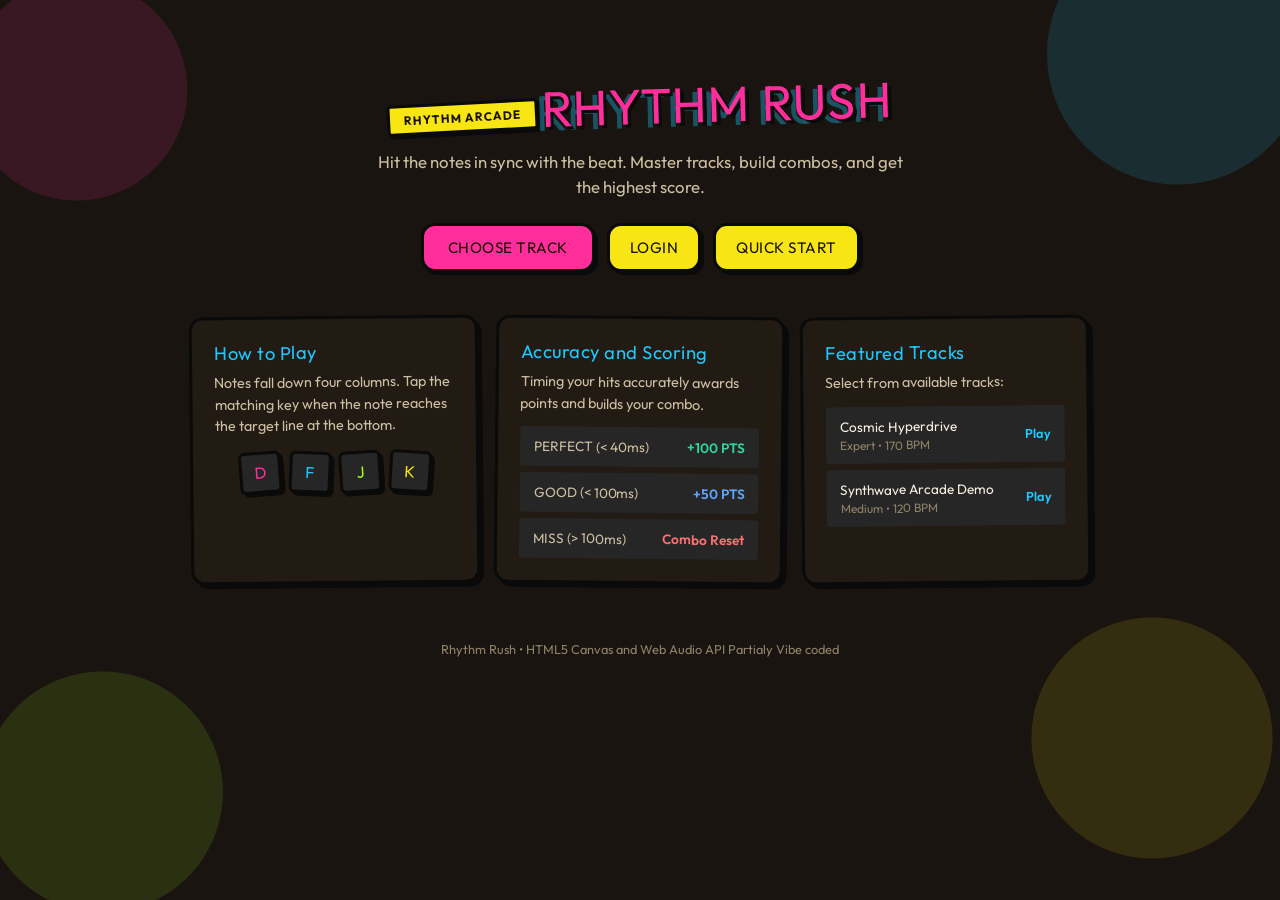
<file: index.html>
<!DOCTYPE html>
<html lang="en">

<head>
    <meta charset="UTF-8">
    <meta name="viewport" content="width=device-width, initial-scale=1.0">
    <title>Rhythm Rush</title>
    <meta name="description"
        content="Rhythm Rush — a rhythm game. Hit notes in sync with the beat, build combos, and get high scores.">
    <link rel="preconnect" href="https://fonts.googleapis.com">
    <link rel="preconnect" href="https://fonts.gstatic.com" crossorigin>
    <link href="https://fonts.googleapis.com/css2?family=Outfit:wght@400;500;600;700&amp;display=swap" rel="stylesheet">
    <link rel="stylesheet" href="style.css">
</head>

<body>

    <div class="container">

        <div class="hero">
            <span class="hero-badge">RHYTHM ARCADE</span>
            <h1>RHYTHM RUSH</h1>
            <p>Hit the notes in sync with the beat. Master tracks, build combos, and get the highest score.</p>

            <div class="cta-group">
                <a href="Select.html" class="btn-primary" id="ctaPlay">
                    Choose Track
                </a>

                <a href="Verify.html" class="btn-secondary" id="ctaDashboard">
                    Login
                </a>

                <a href="Game.html?song=demo_song.json" class="btn-secondary" id="ctaQuick">
                    Quick Start
                </a>
            </div>
        </div>

        <div class="grid-section">

            <!-- How to Play Card -->
            <div class="info-card" id="cardControls">
                <h3>How to Play</h3>
                <p>Notes fall down four columns. Tap the matching key when the note reaches the target line at the
                    bottom.</p>

                <div class="keys-display">
                    <div class="key-cap key-d">D</div>
                    <div class="key-cap key-f">F</div>
                    <div class="key-cap key-j">J</div>
                    <div class="key-cap key-k">K</div>
                </div>
            </div>

            <!-- Scoring Card -->
            <div class="info-card" id="cardScoring">
                <h3>Accuracy and Scoring</h3>
                <p>Timing your hits accurately awards points and builds your combo.</p>
                <div class="track-list">
                    <div class="mini-track-item">
                        <span>PERFECT (&lt; 40ms)</span>
                        <span style="color: #34d399; font-weight: 600;">+100 PTS</span>
                    </div>
                    <div class="mini-track-item">
                        <span>GOOD (&lt; 100ms)</span>
                        <span style="color: #60a5fa; font-weight: 600;">+50 PTS</span>
                    </div>
                    <div class="mini-track-item">
                        <span>MISS (&gt; 100ms)</span>
                        <span style="color: #f87171; font-weight: 600;">Combo Reset</span>
                    </div>
                </div>
            </div>

            <!-- Featured Tracks Card -->
            <div class="info-card" id="cardTracks">
                <h3>Featured Tracks</h3>
                <p>Select from available tracks:</p>
                <div class="track-list" id="featuredTracks">
                    <a href="Game.html?song=songs/cosmic_hyperdrive.json" class="mini-track-item">
                        <div>
                            <div class="mini-track-info">Cosmic Hyperdrive</div>
                            <div class="mini-track-meta">Expert &bull; 170 BPM</div>
                        </div>
                        <span class="play-icon">Play</span>
                    </a>
                    <a href="Game.html?song=demo_song.json" class="mini-track-item">
                        <div>
                            <div class="mini-track-info">Synthwave Arcade Demo</div>
                            <div class="mini-track-meta">Medium &bull; 120 BPM</div>
                        </div>
                        <span class="play-icon">Play</span>
                    </a>
                </div>
            </div>

        </div>

        <footer>
            <p>Rhythm Rush &bull; HTML5 Canvas and Web Audio API Partialy Vibe coded</p>
        </footer>

    </div>

</body>

</html>
</file>
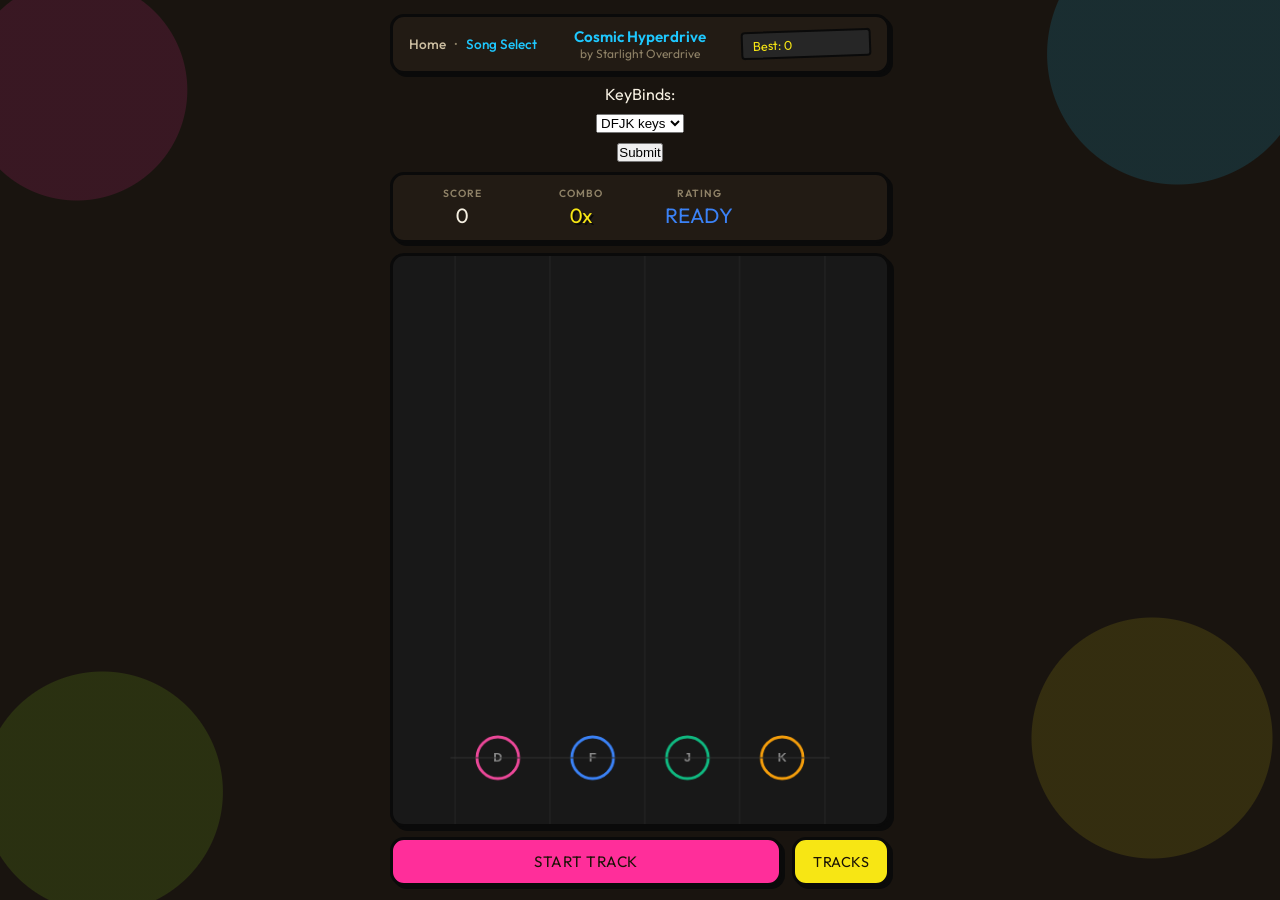
<file: 2.html>
<!DOCTYPE html>
<html lang="en">
<head>
    <meta charset="UTF-8">
    <meta name="viewport" content="width=device-width, initial-scale=1.0">
    <title>Rhythm Rush - Game</title>
    <meta name="description" content="Play Rhythm Rush — hit falling notes in sync with the beat.">
    <link rel="preconnect" href="https://fonts.googleapis.com">
    <link rel="preconnect" href="https://fonts.gstatic.com" crossorigin>
    <link href="https://fonts.googleapis.com/css2?family=Outfit:wght@400;500;600;700&amp;display=swap" rel="stylesheet">
    <link rel="stylesheet" href="style.css">
</head>
<body class="game-page">

    <div class="game-wrapper">

        <!-- Header Nav & Song Info -->
        <div class="game-header">
            <div class="nav-group">
                <a href="Dashboard.html" class="nav-link">Home</a>
                <span class="divider">&bull;</span>
                <a href="Select.html" class="nav-link accent">Song Select</a>
            </div>
            <div class="song-info">
                <div id="songTitleText" class="song-title">Loading Track...</div>
                <div id="songArtistText" class="song-artist"></div>
            </div>
            <div class="high-score-badge">
                Best: <span id="highScoreText">0</span>
            </div>
        </div>
        <label for="choices">KeyBinds:</label>
 <select id="choices">
    <option value="Lanes">DFJK keys</option>
    <option value="Lane2">Arrow keys</option>
  </select>

  <button onclick="makeChoice()">Submit</button>

  <script>
    function makeChoice() {
      
    }
  </script>

        <!-- Score / Combo / Rating Dashboard -->
        <div class="score-board">
            <div class="score-item">
                <span class="label">SCORE</span>
                <span id="scoreText" class="value">0</span>
            </div>
            <div class="score-item">
                <span class="label">COMBO</span>
                <span id="comboText" class="value">0x</span>
            </div>
            <div class="score-item">
                <span class="label">RATING</span>
                <span id="ratingText" class="value" style="color: var(--accent-blue);">READY</span>
            </div>
        </div>

        <!-- Rhythm Canvas -->
        <div class="canvas-wrapper">
            <canvas id="gameCanvas" width="500" height="600"></canvas>
        </div>

        <!-- Actions -->
        <div class="controls-action">
            <button id="btn" onclick="startGame()">Start Track</button>
            <a href="Select.html" class="btn-secondary" style="font-size: 0.9rem; padding: 12px 18px;">Tracks</a>
        </div>

    </div>

    <!-- Results Overlay -->
    <div class="results-overlay" id="resultsOverlay">
        <div class="results-card">
            <h2>Track Complete</h2>
            <div class="result-grade" id="resultGrade">S</div>
            <div class="results-stats">
                <div class="stat-box">
                    <div class="stat-label">Score</div>
                    <div class="stat-value score-val" id="resultScore">0</div>
                </div>
                <div class="stat-box">
                    <div class="stat-label">Max Combo</div>
                    <div class="stat-value combo-val" id="resultMaxCombo">0x</div>
                </div>
                <div class="stat-box">
                    <div class="stat-label">Perfects</div>
                    <div class="stat-value perfects" id="resultPerfects">0</div>
                </div>
                <div class="stat-box">
                    <div class="stat-label">Goods</div>
                    <div class="stat-value goods" id="resultGoods">0</div>
                </div>
                <div class="stat-box">
                    <div class="stat-label">Misses</div>
                    <div class="stat-value misses" id="resultMisses">0</div>
                </div>
                <div class="stat-box">
                    <div class="stat-label">Accuracy</div>
                    <div class="stat-value accuracy" id="resultAccuracy">0%</div>
                </div>
            </div>
            <div class="results-actions">
                <button class="btn-primary" onclick="document.getElementById('resultsOverlay').classList.remove('visible'); startGame();">Play Again</button>
                <a href="Select.html" class="btn-secondary">Tracks</a>

                <a href="Dashboard.html" class="btn-secondary">Dashboard</a>
            </div>
        </div>
    </div>

    <script src="DataBase.js"></script>
    <script src="chart-utils.js"></script>
    <script src="sketch.js"></script>
    <script>
        window.addEventListener('DOMContentLoaded', () => {
            initGame();
        });
    </script>
</body>
</html>
</file>
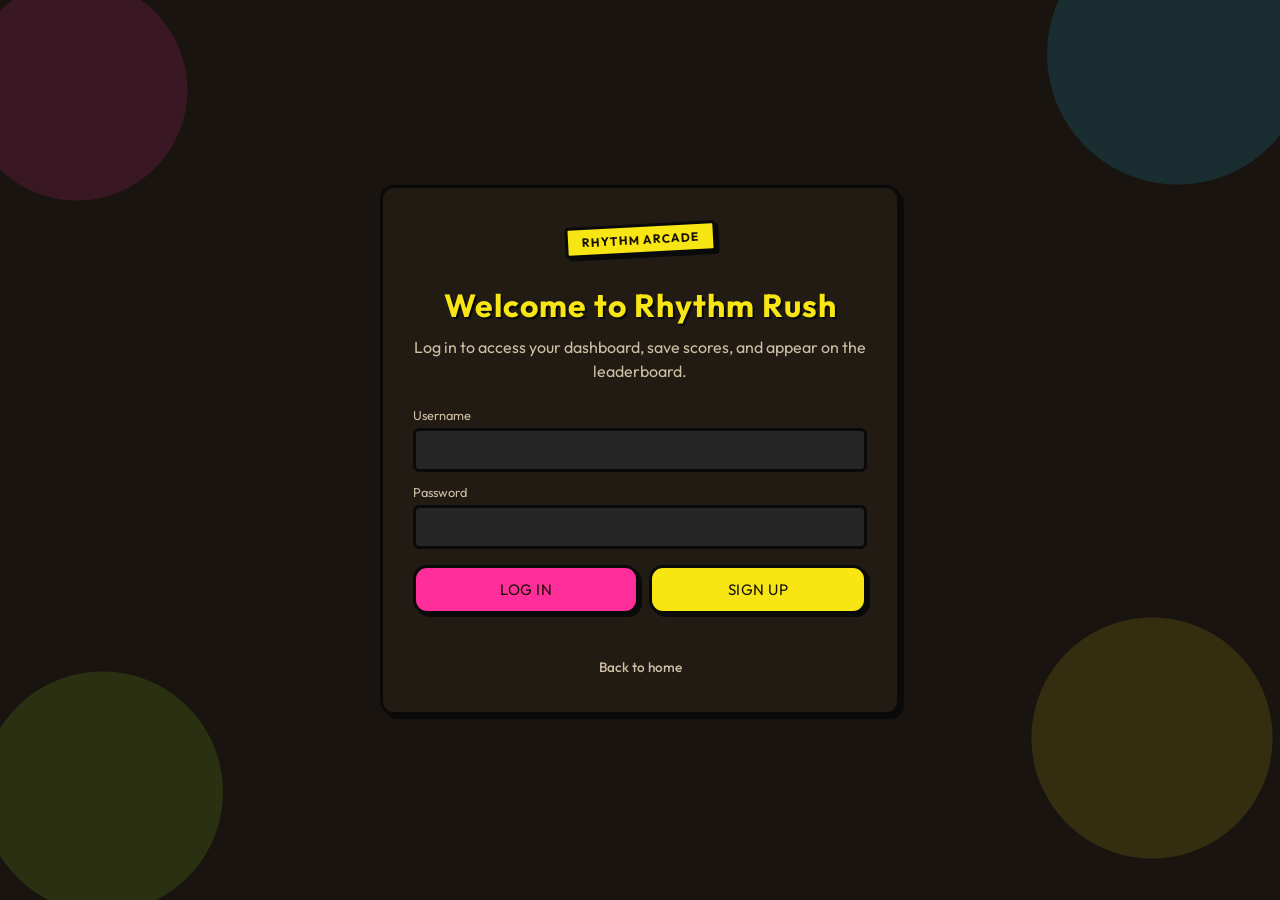
<file: Dashboard.html>
<!DOCTYPE html>
<html lang="en">

<head>
    <meta charset="UTF-8">
    <meta name="viewport" content="width=device-width, initial-scale=1.0">
    <title>Rhythm Rush</title>
    <meta name="description"
        content="Rhythm Rush — a rhythm game. Hit notes in sync with the beat, build combos, and get high scores.">
    <link rel="preconnect" href="https://fonts.googleapis.com">
    <link rel="preconnect" href="https://fonts.gstatic.com" crossorigin>
    <link href="https://fonts.googleapis.com/css2?family=Outfit:wght@400;500;600;700&amp;display=swap" rel="stylesheet">
    <link rel="stylesheet" href="style.css">
</head>
<body>

    <div class="container">

        <div class="hero">
            <span class="hero-badge">RHYTHM ARCADE</span>
            <h1>RHYTHM RUSH</h1>
            <p>Hit the notes in sync with the beat. Master tracks, build combos, and get the highest score.</p>

            <div class="cta-group">
                <a href="Select.html" class="btn-primary" id="ctaPlay">
                    Choose Track
                </a>
                <a href="Game.html?song=demo_song.json" class="btn-secondary" id="ctaQuick">
                    Quick Start
                </a>
            </div>
        </div>

        <div class="grid-section">

            <div class="info-card">
                <h3>Database Leaderboard</h3>
                <ol id="databaseLeaderboard" class="leaderboard-list" ></ol>
            </div>

            <!-- How to Play Card -->
            <div class="info-card" id="cardControls">
                <h3>Popular Songs:</h3>
                <div class="track-list">
                    <a href="Game.html?song=songs/dECO27.json" class="mini-track-item">
                        <div>
                            <div class="mini-track-info">dECO27</div>
                            <div class="mini-track-meta">Expert &bull; 170 BPM</div>
                        </div>
                        <span class="play-icon">Play</span>
                    </a>
                </div>
            </div>

            <div class="info-card" id="cardScoring">
                <h3>Recent Tracks</h3>
                <div class="track-list"></div>
            </div>

            <a href="OnlineGame.html" class="btn-primary" id="ctaQuick">
                Play online
            </a>

        </div>

    <script src="DataBase.js"></script>
    <script>
        async function renderDashboardLeaderboard() {
            try {
                await RhythmDB.refreshFromRemote();
            } catch (error) {
                console.warn("Using local leaderboard data.", error);
            }

            const leaderboard = RhythmDB.getLeaderboard();
            document.getElementById("databaseLeaderboard").innerHTML = leaderboard.length
                ? leaderboard.slice(0, 3).map((entry, index) => `<li><span>${index + 1}. ${entry.username}</span><strong>${entry.score.toLocaleString()}</strong></li>`).join("")
                : '<li class="leaderboard-empty">Finish a game to appear here.</li>';
        }

        if (RhythmDB.getCurrentUser() === "Guest") {
            window.location.replace("Verify.html");
        } else {
            renderDashboardLeaderboard();
        }
    </script>

        <footer>
            <p>Rhythm Rush &bull; HTML5 Canvas and Web Audio API</p>
        </footer>

    </div>

</body>

</html>
</file>
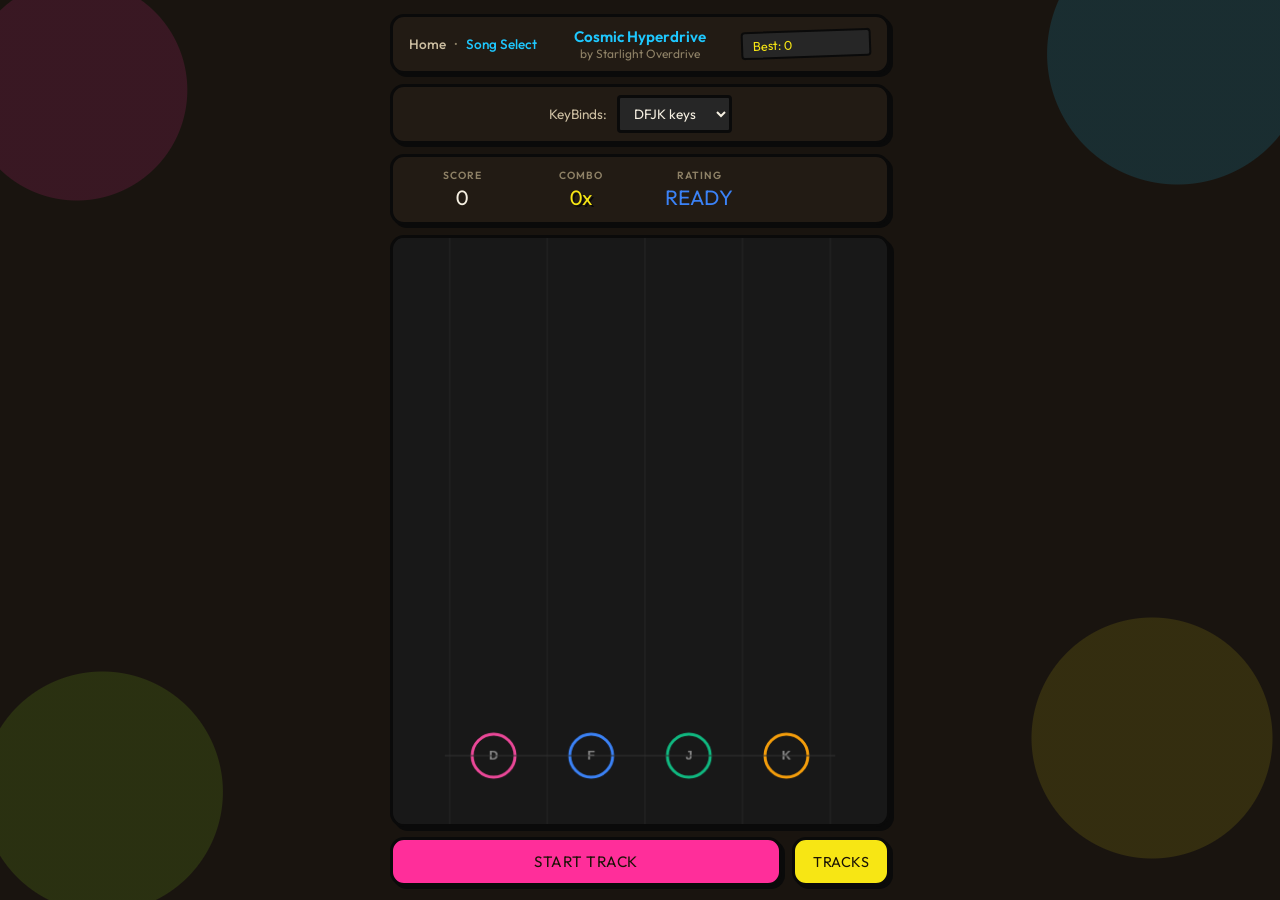
<file: Game.html>
<!DOCTYPE html>
<html lang="en">
<head>
    <meta charset="UTF-8">
    <meta name="viewport" content="width=device-width, initial-scale=1.0, viewport-fit=cover">
    <title>Rhythm Rush - Game</title>
    <meta name="description" content="Play Rhythm Rush — hit falling notes in sync with the beat.">
    <link rel="preconnect" href="https://fonts.googleapis.com">
    <link rel="preconnect" href="https://fonts.gstatic.com" crossorigin>
    <link href="https://fonts.googleapis.com/css2?family=Outfit:wght@400;500;600;700&amp;display=swap" rel="stylesheet">
    <link rel="stylesheet" href="style.css">
</head>
<body class="game-page">

    <div class="game-wrapper">

        <!-- Header Nav & Song Info -->
        <div class="game-header">
            <div class="nav-group">
                <a href="Dashboard.html" class="nav-link">Home</a>
                <span class="divider">&bull;</span>
                <a href="Select.html" class="nav-link accent">Song Select</a>
            </div>
            <div class="song-info">
                <div id="songTitleText" class="song-title">Loading Track...</div>
                <div id="songArtistText" class="song-artist"></div>
            </div>
            <div class="high-score-badge">
                Best: <span id="highScoreText">0</span>
            </div>
        </div>

        <div class="keybind-picker">
            <label for="choices">KeyBinds:</label>
            <select id="choices" onchange="setKeybinds(this.value)">
                <option value="Lanes">DFJK keys</option>
                <option value="Lane2">Arrow keys</option>
            </select>
        </div>

        <!-- Score / Combo / Rating Dashboard -->
        <div class="score-board">
            <div class="score-item">
                <span class="label">SCORE</span>
                <span id="scoreText" class="value">0</span>
            </div>
            <div class="score-item">
                <span class="label">COMBO</span>
                <span id="comboText" class="value">0x</span>
            </div>
            <div class="score-item">
                <span class="label">RATING</span>
                <span id="ratingText" class="value" style="color: var(--accent-blue);">READY</span>
            </div>
        </div>

        <!-- Rhythm Canvas -->
        <div class="canvas-wrapper">
            <canvas id="gameCanvas" width="500" height="600"></canvas>
        </div>

        <!-- Actions -->
        <div class="controls-action">
            <button id="btn" onclick="startGame()">Start Track</button>
            <a href="Select.html" class="btn-secondary" style="font-size: 0.9rem; padding: 12px 18px;">Tracks</a>
        </div>

    </div>

    <!-- Results Overlay -->
    <div class="results-overlay" id="resultsOverlay">
        <div class="results-card">
            <h2>Track Complete</h2>
            <div class="result-grade" id="resultGrade">S</div>
            <div class="results-stats">
                <div class="stat-box">
                    <div class="stat-label">Score</div>
                    <div class="stat-value score-val" id="resultScore">0</div>
                </div>
                <div class="stat-box">
                    <div class="stat-label">Max Combo</div>
                    <div class="stat-value combo-val" id="resultMaxCombo">0x</div>
                </div>
                <div class="stat-box">
                    <div class="stat-label">Perfects</div>
                    <div class="stat-value perfects" id="resultPerfects">0</div>
                </div>
                <div class="stat-box">
                    <div class="stat-label">Goods</div>
                    <div class="stat-value goods" id="resultGoods">0</div>
                </div>
                <div class="stat-box">
                    <div class="stat-label">Misses</div>
                    <div class="stat-value misses" id="resultMisses">0</div>
                </div>
                <div class="stat-box">
                    <div class="stat-label">Accuracy</div>
                    <div class="stat-value accuracy" id="resultAccuracy">0%</div>
                </div>
            </div>
            <div class="results-actions">
                <button class="btn-primary" onclick="document.getElementById('resultsOverlay').classList.remove('visible'); startGame();">Play Again</button>
                <a href="Select.html" class="btn-secondary">Tracks</a>

                <a href="Dashboard.html" class="btn-secondary">Dashboard</a>
            </div>
        </div>
    </div>

    <script src="DataBase.js"></script>
    <script src="chart-utils.js"></script>
    <script src="sketch.js"></script>
    <script>
        window.addEventListener('DOMContentLoaded', () => {
            initGame();
        });
    </script>
</body>
</html>
</file>
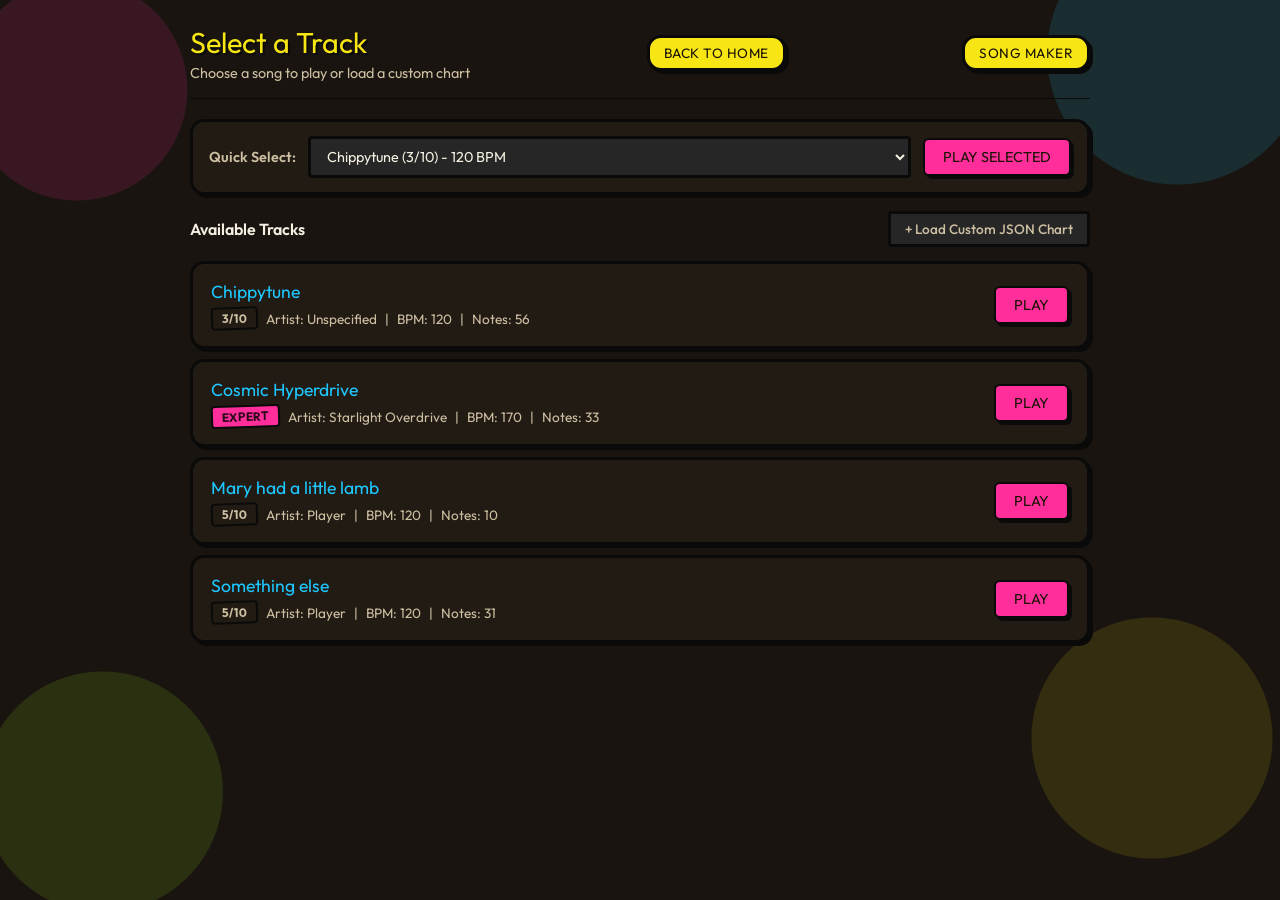
<file: Select.html>
<!DOCTYPE html>
<html lang="en">
<head>
    <meta charset="UTF-8">
    <meta name="viewport" content="width=device-width, initial-scale=1.0">
    <title>Song Select - Rhythm Rush</title>
    <meta name="description" content="Choose a track to play in Rhythm Rush.">
    <link rel="preconnect" href="https://fonts.googleapis.com">
    <link rel="preconnect" href="https://fonts.gstatic.com" crossorigin>
    <link href="https://fonts.googleapis.com/css2?family=Outfit:wght@400;500;600;700&amp;display=swap" rel="stylesheet">
    <link rel="stylesheet" href="style.css">
    <script src="chart-utils.js"></script>
</head>
<body>

    <div class="container">

        <div class="header">
            <div>
                <h1>Select a Track</h1>
                <p style="color: var(--text-secondary); margin: 4px 0 0 0; font-size: 0.9rem;">Choose a song to play or load a custom chart</p>
            </div>
            <a href="Dashboard.html" class="btn-secondary" style="padding: 6px 14px; font-size: 0.85rem;">Back to Home</a>
            <a href="SongMaker.html" class="btn-secondary" style="padding: 6px 14px; font-size: 0.85rem;">Song Maker</a>
        </div>

        <!-- Quick Select Dropdown -->
        <div class="quick-select-bar">
            <label for="songDropdown">Quick Select:</label>
            <select id="songDropdown">
                <option value="">Loading songs...</option>
            </select>
            <button onclick="playDropdownSong()" class="play-btn">Play Selected</button>
        </div>

        <!-- Section Bar -->
        <div class="section-bar">
            <span>Available Tracks</span>
            <label class="upload-label">
                + Load Custom JSON Chart
                <input type="file" id="customFileInput" accept=".json" onchange="loadCustomChart(event)" style="display: none;">
            </label>
        </div>

        <!-- Song List -->
        <div class="song-list" id="songListContainer">
            <div style="text-align: center; color: var(--text-muted); padding: 30px;">Loading song files...</div>
        </div>

    </div>

    <script>
        let songDataList = [];

        async function discoverSongFiles() {
            const files = new Set();
            const manifestRes = await fetch('songs/manifest.json', { cache: 'no-store' });
            if (manifestRes.ok) {
                const manifest = await manifestRes.json();
                if (Array.isArray(manifest.songs)) {
                    manifest.songs.forEach(fileName => files.add(fileName));
                }
            }

            try {
                const directoryRes = await fetch('songs/', { cache: 'no-store' });
                if (directoryRes.ok) {
                    const directoryHtml = await directoryRes.text();
                    const documentFragment = new DOMParser().parseFromString(directoryHtml, 'text/html');
                    documentFragment.querySelectorAll('a[href]').forEach(link => {
                        const fileName = decodeURIComponent(link.getAttribute('href').split('/').pop());
                        if (fileName.toLowerCase().endsWith('.json') && fileName !== 'manifest.json') {
                            files.add(fileName);
                        }
                    });
                }
            } catch (error) {
                console.warn('Song folder listing is unavailable; using the manifest.', error);
            }

            if (files.size === 0) throw new Error('Song manifest is empty or unavailable');
            return [...files];
        }

        async function initSongSelect() {
            const container = document.getElementById('songListContainer');
            const dropdown = document.getElementById('songDropdown');

            try {
                const songFiles = await discoverSongFiles();

                const loadedSongs = await Promise.all(songFiles.map(async (fileName) => {
                    try {
                        const songRes = await fetch('songs/' + encodeURIComponent(fileName));
                        if (!songRes.ok) return null;
                        const data = await songRes.json();
                        if (!data.songTitle || !Array.isArray(data.notes)) return null;
                        return {
                            ...data,
                            filePath: 'songs/' + fileName,
                            fileName: fileName
                        };
                    } catch (e) {
                        return null;
                    }
                }));

                songDataList = loadedSongs.filter(s => s !== null);
                renderSongs();
            } catch (err) {
                console.error("Error loading songs:", err);
                // A manifest is required for static hosting; these files keep older copies usable.
                const defaultFiles = ['Chippytune.json', 'cosmic_hyperdrive.json', 'Mary had a little lamb.json', 'SomethingElse.json'];
                const loadedSongs = await Promise.all(defaultFiles.map(async (fileName) => {
                    try {
                        const songRes = await fetch('songs/' + encodeURIComponent(fileName));
                        if (!songRes.ok) return null;
                        const data = await songRes.json();
                        if (!data.songTitle || !Array.isArray(data.notes)) return null;
                        return { ...data, filePath: 'songs/' + fileName, fileName: fileName };
                    } catch (e) { return null; }
                }));
                songDataList = loadedSongs.filter(s => s !== null);

                // Also try demo_song.json at root
                try {
                    const demoRes = await fetch('demo_song.json');
                    if (demoRes.ok) {
                        const data = await demoRes.json();
                        songDataList.push({ ...data, filePath: 'demo_song.json', fileName: 'demo_song.json' });
                    }
                } catch (e) {}

                renderSongs();
            }
        }

        function renderSongs() {
            const container = document.getElementById('songListContainer');
            const dropdown = document.getElementById('songDropdown');

            if (songDataList.length === 0) {
                container.innerHTML = `<div style="text-align: center; color: #f87171; padding: 20px;">No songs found. Try loading a custom JSON chart.</div>`;
                dropdown.innerHTML = `<option value="">No songs found</option>`;
                return;
            }

            // Populate dropdown
            dropdown.innerHTML = songDataList.map((song, i) => `
                <option value="${i}">${escapeHtml(song.songTitle)} (${song.difficulty || 'Medium'}) - ${song.bpm || 120} BPM</option>
            `).join('');

            // Populate song cards
            container.innerHTML = songDataList.map((song, i) => {
                const diff = song.difficulty || 'Medium';
                const badgeClass = `badge-${diff.toLowerCase()}`;
                const highscore = localStorage.getItem('highscore_' + (song.id || song.songTitle)) || 0;
                const noteCount = song.notes ? song.notes.length : 0;

                return `
                    <div class="song-item">
                        <div>
                            <div class="song-title">${escapeHtml(song.songTitle)}</div>
                            <div class="song-details">
                                <span class="badge ${badgeClass}">${diff}</span>
                                <span>Artist: ${escapeHtml(song.artist || 'Unknown')}</span> |
                                <span>BPM: ${song.bpm || 120}</span> |
                                <span>Notes: ${noteCount}</span>
                                ${highscore > 0 ? `<span style="color: var(--accent-yellow); margin-left: 8px;">Best: ${highscore}</span>` : ''}
                            </div>
                        </div>
                        <div>
                            <button class="play-btn" onclick="playSong('${encodeURIComponent(song.filePath)}')">Play</button>
                        </div>
                    </div>
                `;
            }).join('');
        }

        function playSong(filePath) {
            window.location.href = `Game.html?song=${filePath}`;
        }

        function playDropdownSong() {
            const dropdown = document.getElementById('songDropdown');
            const index = dropdown.value;
            if (index !== "" && songDataList[index]) {
                playSong(encodeURIComponent(songDataList[index].filePath));
            }
        }

        function loadCustomChart(event) {
            const file = event.target.files[0];
            if (!file) return;

            const reader = new FileReader();
            reader.onload = function (e) {
                try {
                    const songData = JSON.parse(e.target.result);
                    if (!songData.songTitle || !songData.notes) {
                        alert("Invalid chart JSON. Must contain songTitle and notes array.");
                        return;
                    }
                    songData.isCustom = true;
                    songData.id = 'custom_' + Date.now();
                    saveCustomChart(songData).then(() => {
                        window.location.href = 'Game.html?custom=true';
                    }).catch(() => {
                        try {
                            sessionStorage.setItem('custom_chart', JSON.stringify(songData));
                            window.location.href = 'Game.html?custom=true';
                        } catch (storageError) {
                            alert("This chart is too large for browser storage. Download it and open it from a local web server.");
                        }
                    });
                } catch (err) {
                    alert("Error reading file: " + err.message);
                }
            };
            reader.readAsText(file);
        }

        function escapeHtml(str) {
            return String(str || '').replace(/[&<>"']/g, function (m) {
                return { '&': '&amp;', '<': '&lt;', '>': '&gt;', '"': '&quot;', "'": '&#039;' }[m];
            });
        }

        initSongSelect();
    </script>
</body>
</html>
</file>
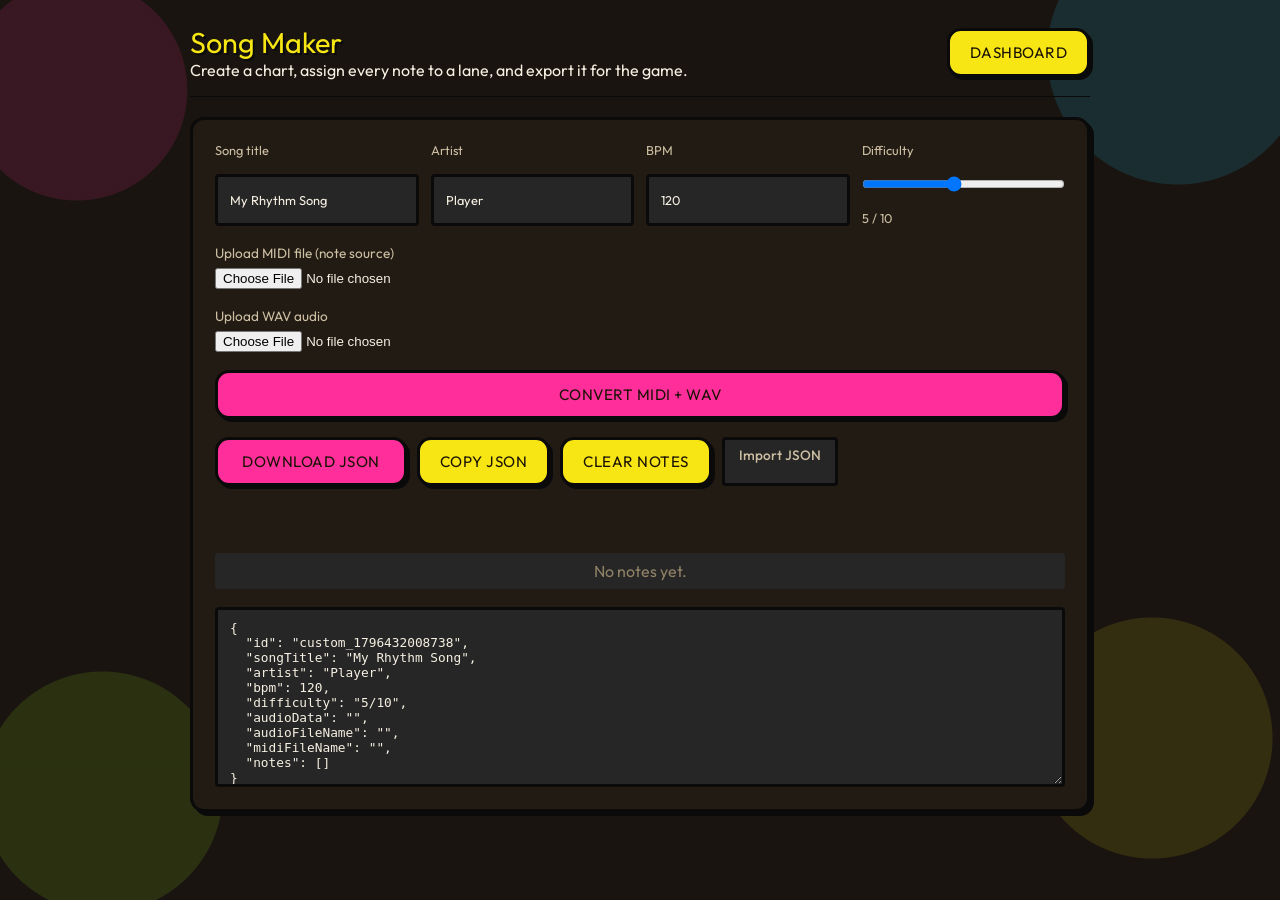
<file: SongMaker.html>
<!DOCTYPE html>
<html lang="en">

<head>
    <meta charset="UTF-8">
    <meta name="viewport" content="width=device-width, initial-scale=1.0">
    <title>Song Maker - Rhythm Rush</title>
    <link rel="stylesheet" href="style.css">
    <script src="chart-utils.js"></script>
</head>

<body>
    <main class="container song-maker">
        <div class="header">
            <div>
                <h1>Song Maker</h1>
                <p>Create a chart, assign every note to a lane, and export it for the game.</p>
            </div>
            <a href="Dashboard.html" class="btn-secondary">Dashboard</a>
        </div>

        <section class="song-maker-panel">
            <div class="song-maker-fields">
                <label>Song title<input id="songTitle" value="My Rhythm Song"></label>
                <label>Artist<input id="songArtist" value="Player"></label>
                <label>BPM<input id="songBpm" type="number" min="40" max="300" value="120"></label>
                <label>Difficulty
                    <input id="songDifficulty" type="range" min="1" max="10" value="5">
                    <output id="difficultyValue">5 / 10</output>
                </label>
            </div>

            <label class="audio-upload">Upload MIDI file (note source)
                <input id="midiFile" type="file" accept="audio/midi,audio/mid,.mid,.midi">
            </label>
            <label class="audio-upload">Upload WAV audio
                <input id="audioFile" type="file" accept="audio/wav,audio/x-wav,.wav">
            </label>
            <audio id="audioPreview" controls hidden></audio>
            <button class="btn-primary" id="convertFiles" type="button" disabled>Convert MIDI + WAV</button>

            <div class="maker-actions">
                <button class="btn-primary" id="downloadChart">Download JSON</button>
                <button class="btn-secondary" id="copyChart">Copy JSON</button>
                <button class="btn-secondary" id="clearChart">Clear Notes</button>
                <label class="upload-label">Import JSON<input id="importChart" type="file" accept=".json" hidden></label>
            </div>

            <p id="makerStatus" class="account-message" role="status"></p>
            <ol id="makerNotes" class="maker-notes"></ol>
            <textarea id="chartOutput" class="chart-output" spellcheck="false" aria-label="Chart JSON"></textarea>
        </section>
    </main>

    <script>
        let notes = [];
        let audioData = "";
        let audioFileName = "";
        let midiData = null;
        let midiFileName = "";

        function makeChart() {
            return normalizeChart({
                id: `custom_${Date.now()}`,
                songTitle: document.getElementById("songTitle").value.trim() || "Untitled Song",
                artist: document.getElementById("songArtist").value.trim() || "Player",
                bpm: Number(document.getElementById("songBpm").value) || 120,
                difficulty: `${document.getElementById("songDifficulty").value}/10`,
                audioData,
                audioFileName,
                midiFileName,
                notes
            });
        }

        function refreshMaker() {
            const chart = makeChart();
            notes = chart.notes;
            document.getElementById("chartOutput").value = JSON.stringify(chart, null, 2);
            document.getElementById("makerNotes").innerHTML = notes.length
                ? notes.map((note, index) => `<li><span>${index + 1}. ${note.letter} at ${note.targetTime}ms</span><button type="button" data-remove="${index}">Remove</button></li>`).join("")
                : "<li class=\"leaderboard-empty\">No notes yet.</li>";
        }

        document.getElementById("makerNotes").addEventListener("click", event => {
            const index = event.target.dataset.remove;
            if (index !== undefined) {
                notes.splice(Number(index), 1);
                refreshMaker();
            }
        });
        document.getElementById("clearChart").addEventListener("click", () => {
            notes = [];
            refreshMaker();
        });
        document.getElementById("songDifficulty").addEventListener("input", event => {
            document.getElementById("difficultyValue").value = `${event.target.value} / 10`;
            document.getElementById("difficultyValue").innerText = `${event.target.value} / 10`;
            refreshMaker();
        });
        document.getElementById("audioFile").addEventListener("change", event => {
            const file = event.target.files[0];
            if (!file) return;
            audioFileName = file.name;
            const reader = new FileReader();
            reader.onload = () => {
                audioData = reader.result;
                const preview = document.getElementById("audioPreview");
                preview.src = audioData;
                preview.hidden = false;
                document.getElementById("makerStatus").innerText = `${file.name} loaded.`;
                document.getElementById("convertFiles").disabled = !midiData;
                refreshMaker();
            };
            reader.readAsDataURL(file);
        });
        document.getElementById("midiFile").addEventListener("change", async event => {
            const file = event.target.files[0];
            if (!file) return;
            midiFileName = file.name;
            midiData = await file.arrayBuffer();
            document.getElementById("convertFiles").disabled = false;
            document.getElementById("makerStatus").innerText = `${file.name} loaded. Add WAV too for song playback.`;
        });
        document.getElementById("convertFiles").addEventListener("click", () => {
            if (!midiData) return;
            try {
                const chart = parseMidiChart(midiData, {
                    songTitle: document.getElementById("songTitle").value,
                    artist: document.getElementById("songArtist").value,
                    difficulty: `${document.getElementById("songDifficulty").value}/10`,
                    audioData,
                    audioFileName
                });
                notes = chart.notes;
                document.getElementById("songBpm").value = chart.bpm;
                document.getElementById("makerStatus").innerText = `Converted ${notes.length} exact MIDI notes.`;
            } catch (error) {
                document.getElementById("makerStatus").innerText = error.message;
            }
            refreshMaker();
        });
        document.getElementById("downloadChart").addEventListener("click", () => {
            const blob = new Blob([JSON.stringify(makeChart(), null, 2)], { type: "application/json" });
            const link = document.createElement("a");
            link.href = URL.createObjectURL(blob);
            link.download = `${(document.getElementById("songTitle").value || "custom-song").replace(/[^a-z0-9_-]/gi, "-")}.json`;
            link.click();
            URL.revokeObjectURL(link.href);
        });
        document.getElementById("copyChart").addEventListener("click", async () => {
            await navigator.clipboard.writeText(JSON.stringify(makeChart(), null, 2));
            document.getElementById("makerStatus").innerText = "Chart JSON copied.";
        });
        document.getElementById("importChart").addEventListener("change", event => {
            const file = event.target.files[0];
            if (!file) return;
            const reader = new FileReader();
            reader.onload = () => {
                try {
                    const chart = normalizeChart(JSON.parse(reader.result));
                    document.getElementById("songTitle").value = chart.songTitle || "Imported Song";
                    document.getElementById("songArtist").value = chart.artist || "Player";
                    document.getElementById("songBpm").value = chart.bpm || 120;
                    const difficulty = Number.parseInt(String(chart.difficulty || "5"), 10) || 5;
                    document.getElementById("songDifficulty").value = Math.max(1, Math.min(10, difficulty));
                    document.getElementById("difficultyValue").value = `${document.getElementById("songDifficulty").value} / 10`;
                    document.getElementById("difficultyValue").innerText = `${document.getElementById("songDifficulty").value} / 10`;
                    audioData = chart.audioData || "";
                    audioFileName = chart.audioFileName || "";
                    if (audioData) {
                        document.getElementById("audioPreview").src = audioData;
                        document.getElementById("audioPreview").hidden = false;
                    }
                    midiFileName = chart.midiFileName || "";
                    notes = chart.notes;
                    refreshMaker();
                    document.getElementById("makerStatus").innerText = "Chart imported.";
                } catch (error) {
                    document.getElementById("makerStatus").innerText = "That file is not valid chart JSON.";
                }
            };
            reader.readAsText(file);
        });
        refreshMaker();
    </script>
</body>

</html>
</file>
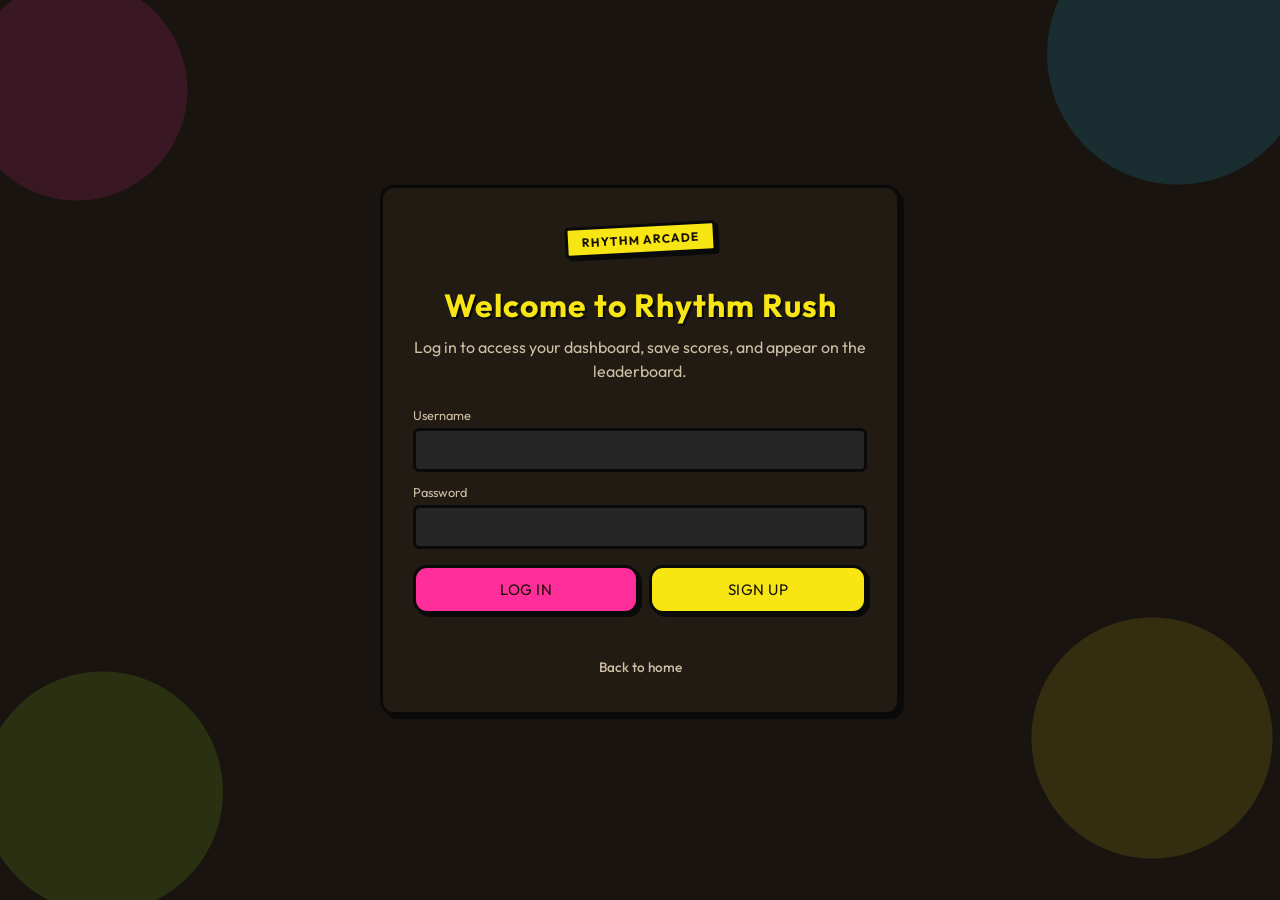
<file: Verify.html>
<!DOCTYPE html>
<html lang="en">

<head>
    <meta charset="UTF-8">
    <meta name="viewport" content="width=device-width, initial-scale=1.0">
    <title>Login - Rhythm Rush</title>
    <meta name="description" content="Log in or create a Rhythm Rush account.">
    <link rel="preconnect" href="https://fonts.googleapis.com">
    <link rel="preconnect" href="https://fonts.gstatic.com" crossorigin>
    <link href="https://fonts.googleapis.com/css2?family=Outfit:wght@400;500;600;700&amp;display=swap" rel="stylesheet">
    <link rel="stylesheet" href="style.css">
</head>

<body>
    <main class="auth-view">
        <div class="auth-card">
            <span class="hero-badge">RHYTHM ARCADE</span>
            <h1>Welcome to Rhythm Rush</h1>
            <p>Log in to access your dashboard, save scores, and appear on the leaderboard.</p>

            <form id="loginForm" class="auth-form">
                <label>
                    <span>Username</span>
                    <input id="loginUsername" type="text" maxlength="20" required autocomplete="username">
                </label>
                <label>
                    <span>Password</span>
                    <input id="loginPassword" type="password" minlength="6" required autocomplete="current-password">
                </label>
                <div class="auth-actions">
                    <button class="btn-primary" type="submit">Log In</button>
                    <button class="btn-secondary" type="button" id="signupButton">Sign Up</button>
                </div>
                <p id="loginMessage" class="account-message" role="status"></p>
            </form>

            <a href="index.html" class="nav-link">Back to home</a>
        </div>
    </main>

    <script src="DataBase.js"></script>
    <script>
        async function authenticate(action) {
            const message = document.getElementById("loginMessage");
            const username = document.getElementById("loginUsername").value;
            const password = document.getElementById("loginPassword").value;

            try {
                if (action === "signup") await RhythmDB.createAccount(username, password);
                else await RhythmDB.login(username, password);
                window.location.href = "Dashboard.html";
            } catch (error) {
                message.innerText = error.message;
            }
        }

        document.getElementById("loginForm").addEventListener("submit", event => {
            event.preventDefault();
            authenticate("login");
        });
        document.getElementById("signupButton").addEventListener("click", () => authenticate("signup"));
    </script>
</body>

</html>
</file>
<file: style.css>
/* ═══════════════════════════════════════════════════════
   RHYTHM RUSH — Back Alley Theme (Graffiti / Street Art)
   ═══════════════════════════════════════════════════════ */

@import url('https://fonts.googleapis.com/css2?family=Permanent+Marker&family=Outfit:wght@400;500;600;700&display=swap');

:root {
    --bg: #19140f;
    --bg-card: #221b14;
    --bg-card-hover: #2b2118;
    --border: #0a0a0a;
    --border-hover: #000000;
    --text: #f6f0e2;
    --text-secondary: #cdbfa2;
    --text-muted: #8f8267;
    --primary: #ff2e9a;
    --primary-hover: #d61f80;
    --accent-blue: #1ec8ff;
    --accent-green: #a6ff1f;
    --accent-yellow: #f7e614;
    --accent-red: #ff3b3b;
    --accent-pink: #ff2e9a;
    --radius: 14px;
    --tag-font: 'Permanent Marker', 'Outfit', cursive;
    --pop: 4px 4px 0 var(--border);
    --pop-sm: 3px 3px 0 var(--border);
}

*, *::before, *::after {
    box-sizing: border-box;
    margin: 0;
    padding: 0;
}

html {
    height: 100%;
}

body {
    background-color: var(--bg);
    background-image:
        radial-gradient(circle at 6% 10%, rgba(255, 46, 154, 0.14) 0 110px, transparent 111px),
        radial-gradient(circle at 92% 6%, rgba(30, 200, 255, 0.14) 0 130px, transparent 131px),
        radial-gradient(circle at 90% 82%, rgba(247, 230, 20, 0.12) 0 120px, transparent 121px),
        radial-gradient(circle at 8% 88%, rgba(166, 255, 31, 0.12) 0 120px, transparent 121px);
    background-repeat: no-repeat;
    background-attachment: fixed;
    color: var(--text);
    font-family: 'Outfit', -apple-system, BlinkMacSystemFont, 'Segoe UI', Roboto, sans-serif;
    min-height: 100vh;
    min-height: 100dvh;
    display: flex;
    flex-direction: column;
    align-items: center;
    padding: 24px 16px;
    overflow-x: hidden;
}

/* Game pages (Game.html / OnlineGame.html) size to the viewport instead of
   growing taller than it, so the page never needs to scroll during play. */
body.game-page {
    height: 100dvh;
    max-height: 100dvh;
    overflow: hidden;
    padding: 14px 16px;
    justify-content: flex-start;
}

a {
    color: var(--accent-blue);
    text-decoration: none;
}

a:hover {
    text-decoration: underline;
}

.container {
    width: 100%;
    max-width: 900px;
}

.auth-view {
    width: 100%;
    max-width: 520px;
    margin: auto;
}

.auth-card {
    padding: 36px 30px;
    text-align: center;
    background: var(--bg-card);
    border: 3px solid var(--border);
    border-radius: var(--radius);
    box-shadow: var(--pop);
}

.auth-card h1 {
    margin: 14px 0 10px;
    font-size: 2rem;
    font-family: var(--tag-font);
    color: var(--accent-yellow);
    text-shadow: 2px 2px 0 var(--border);
    letter-spacing: 1px;
}

.auth-card > p {
    color: var(--text-secondary);
    line-height: 1.5;
}

.auth-form {
    display: grid;
    gap: 12px;
    margin-top: 24px;
    text-align: left;
}

.auth-form label {
    display: grid;
    gap: 5px;
    color: var(--text-secondary);
    font-size: 0.8rem;
}

.auth-form input {
    width: 100%;
    padding: 11px 12px;
    color: var(--text);
    background: #262626;
    border: 3px solid var(--border);
    border-radius: 6px;
    font: inherit;
}

.auth-form input:focus {
    outline: none;
    border-color: var(--accent-pink);
}

.auth-actions {
    display: flex;
    gap: 10px;
    margin-top: 4px;
}

.auth-actions button {
    flex: 1;
}

/* ── Home Page ── */
.hero {
    text-align: center;
    padding: 48px 20px 32px;
}

.hero-badge {
    display: inline-block;
    padding: 5px 14px;
    background: var(--accent-yellow);
    border: 3px solid var(--border);
    border-radius: 4px;
    font-size: 0.75rem;
    font-weight: 700;
    letter-spacing: 1px;
    color: #1a1305;
    margin-bottom: 16px;
    transform: rotate(-3deg);
    box-shadow: var(--pop-sm);
}

.hero h1 {
    display: inline-block;
    font-family: var(--tag-font);
    font-size: 3.1rem;
    font-weight: 400;
    color: var(--accent-pink);
    text-shadow:
        3px 3px 0 var(--border),
        -6px 4px 0 rgba(30, 200, 255, 0.35);
    letter-spacing: 1px;
    transform: rotate(-1.5deg);
    margin-bottom: 12px;
}

.hero p {
    font-size: 1.05rem;
    color: var(--text-secondary);
    max-width: 540px;
    margin: 0 auto 24px;
    line-height: 1.5;
}

.cta-group {
    display: flex;
    gap: 12px;
    justify-content: center;
    flex-wrap: wrap;
}

.btn-primary {
    display: inline-flex;
    align-items: center;
    justify-content: center;
    padding: 12px 24px;
    background: var(--primary);
    color: #1a1305;
    font-family: var(--tag-font);
    font-weight: 400;
    font-size: 0.95rem;
    letter-spacing: 0.5px;
    text-transform: uppercase;
    border-radius: var(--radius);
    border: 3px solid var(--border);
    box-shadow: var(--pop-sm);
    cursor: pointer;
    text-decoration: none;
    transition: transform 0.1s ease, box-shadow 0.1s ease;
}

.btn-primary:hover {
    background: var(--primary-hover);
    color: #1a1305;
    text-decoration: none;
    transform: translate(2px, 2px);
    box-shadow: 1px 1px 0 var(--border);
}

.btn-secondary {
    display: inline-flex;
    align-items: center;
    justify-content: center;
    padding: 12px 20px;
    background: var(--accent-yellow);
    color: #1a1305;
    font-family: var(--tag-font);
    font-weight: 400;
    font-size: 0.95rem;
    letter-spacing: 0.5px;
    text-transform: uppercase;
    border-radius: var(--radius);
    border: 3px solid var(--border);
    box-shadow: var(--pop-sm);
    cursor: pointer;
    text-decoration: none;
    transition: transform 0.1s ease, box-shadow 0.1s ease;
}

.btn-secondary:hover {
    background: #fff04d;
    color: #1a1305;
    text-decoration: none;
    transform: translate(2px, 2px);
    box-shadow: 1px 1px 0 var(--border);
}

/* ── Grid Section ── */
.grid-section {
    display: grid;
    grid-template-columns: repeat(auto-fit, minmax(260px, 1fr));
    gap: 16px;
    margin-top: 12px;
}

.info-card {
    background: var(--bg-card);
    border: 3px solid var(--border);
    border-radius: var(--radius);
    padding: 22px;
    box-shadow: var(--pop);
}

.info-card:nth-of-type(odd) { transform: rotate(-0.6deg); }
.info-card:nth-of-type(even) { transform: rotate(0.6deg); }

.info-card h3 {
    font-family: var(--tag-font);
    font-size: 1.15rem;
    font-weight: 400;
    letter-spacing: 0.5px;
    margin-bottom: 8px;
    color: var(--accent-blue);
}

.info-card p {
    font-size: 0.9rem;
    color: var(--text-secondary);
    line-height: 1.5;
}

.account-card {
    grid-column: 1 / -1;
    transform: none !important;
}

.account-form {
    display: grid;
    grid-template-columns: repeat(2, minmax(0, 1fr));
    gap: 12px;
    margin-top: 14px;
}

.account-form label {
    display: grid;
    gap: 5px;
    color: var(--text-secondary);
    font-size: 0.8rem;
    text-align: left;
}

.account-form input {
    width: 100%;
    padding: 10px 12px;
    color: var(--text);
    background: #262626;
    border: 3px solid var(--border);
    border-radius: 6px;
    font: inherit;
}

.account-form input:focus {
    outline: none;
    border-color: var(--accent-green);
}

.account-actions {
    grid-column: 1 / -1;
    display: flex;
    gap: 10px;
    flex-wrap: wrap;
}

.account-message {
    min-height: 1.3em;
    margin-top: 10px;
    color: var(--accent-yellow) !important;
}

.song-maker-panel {
    display: grid;
    gap: 18px;
    padding: 22px;
    background: var(--bg-card);
    border: 3px solid var(--border);
    border-radius: var(--radius);
    box-shadow: var(--pop);
}

.song-maker-fields {
    display: grid;
    grid-template-columns: repeat(4, minmax(0, 1fr));
    gap: 12px;
}

.song-maker-fields label {
    display: grid;
    gap: 5px;
    color: var(--text-secondary);
    font-size: 0.8rem;
}

.song-maker-fields input,
.song-maker-fields select,
.chart-output {
    width: 100%;
    padding: 10px 12px;
    color: var(--text);
    background: #262626;
    border: 3px solid var(--border);
    border-radius: 4px;
    font: inherit;
}

.audio-upload {
    display: grid;
    gap: 6px;
    color: var(--text-secondary);
    font-size: 0.85rem;
}

.audio-upload input {
    color: var(--text);
}

.maker-lanes {
    display: grid;
    grid-template-columns: repeat(4, 1fr);
    gap: 10px;
}

.maker-lane {
    min-height: 58px;
    border: 3px solid var(--border);
    border-radius: 6px;
    background: #262626;
    font-family: var(--tag-font);
    font-size: 1.2rem;
    font-weight: 400;
    cursor: pointer;
    box-shadow: var(--pop-sm);
    transition: transform 0.1s ease, box-shadow 0.1s ease;
}

.maker-lane:hover {
    background: #303030;
    transform: translate(2px, 2px);
    box-shadow: 1px 1px 0 var(--border);
}

.maker-actions {
    display: flex;
    gap: 10px;
    flex-wrap: wrap;
}

.maker-notes {
    display: grid;
    gap: 6px;
    max-height: 220px;
    overflow: auto;
    list-style: none;
}

.maker-notes li {
    display: flex;
    justify-content: space-between;
    align-items: center;
    padding: 8px 10px;
    background: #262626;
    border-radius: 4px;
    color: var(--text-secondary);
}

.maker-notes button {
    padding: 4px 8px;
    color: var(--text-secondary);
    background: transparent;
    border: 3px solid var(--border);
    border-radius: 4px;
    cursor: pointer;
}

.chart-output {
    min-height: 180px;
    resize: vertical;
    font-family: Consolas, monospace;
    font-size: 0.8rem;
}

/* Key display */
.keys-display {
    display: flex;
    gap: 8px;
    margin-top: 14px;
    justify-content: center;
}

.key-cap {
    width: 42px;
    height: 42px;
    display: flex;
    align-items: center;
    justify-content: center;
    border-radius: 6px;
    font-family: var(--tag-font);
    font-weight: 400;
    font-size: 1rem;
    border: 3px solid var(--border);
    background: #262626;
    box-shadow: var(--pop-sm);
}

.key-d { color: var(--accent-pink); transform: rotate(-4deg); }
.key-f { color: var(--accent-blue); transform: rotate(3deg); }
.key-j { color: var(--accent-green); transform: rotate(-3deg); }
.key-k { color: var(--accent-yellow); transform: rotate(4deg); }

/* Track list */
.track-list {
    display: flex;
    flex-direction: column;
    gap: 6px;
    margin-top: 12px;
}

.mini-track-item {
    display: flex;
    justify-content: space-between;
    align-items: center;
    padding: 9px 12px;
    background: #262626;
    border-radius: 4px;
    font-size: 0.85rem;
    color: var(--text-secondary);
    text-decoration: none;
    border: 2px solid transparent;
}

.mini-track-item:hover {
    background: #2e2e2e;
    border-color: var(--border);
    text-decoration: none;
}

.mini-track-info {
    font-family: var(--tag-font);
    font-weight: 400;
    color: var(--text);
}

.mini-track-meta {
    font-size: 0.75rem;
    color: var(--text-muted);
    margin-top: 2px;
}

.play-icon {
    color: var(--accent-blue);
    font-weight: 600;
    font-size: 0.8rem;
}

/* ── Select Page ── */
.header {
    width: 100%;
    margin-bottom: 20px;
    display: flex;
    justify-content: space-between;
    align-items: center;
    padding-bottom: 16px;
    border-bottom: 1px solid var(--border);
}

.header h1 {
    font-family: var(--tag-font);
    font-size: 1.8rem;
    font-weight: 400;
    color: var(--accent-yellow);
    text-shadow: 2px 2px 0 var(--border);
}

.quick-select-bar {
    background: var(--bg-card);
    border: 3px solid var(--border);
    border-radius: var(--radius);
    padding: 14px 16px;
    display: flex;
    gap: 12px;
    align-items: center;
    margin-bottom: 16px;
    box-shadow: var(--pop-sm);
}

.quick-select-bar label {
    font-weight: 600;
    white-space: nowrap;
    color: var(--text-secondary);
    font-size: 0.9rem;
}

.quick-select-bar select {
    flex: 1;
    padding: 8px 12px;
    border-radius: 4px;
    background: #262626;
    color: var(--text);
    border: 3px solid var(--border);
    font-family: inherit;
    font-size: 0.9rem;
    outline: none;
}

.section-bar {
    display: flex;
    align-items: center;
    justify-content: space-between;
    margin-bottom: 14px;
}

.section-bar span {
    font-weight: 600;
    font-size: 1rem;
}

.upload-label {
    background: #262626;
    color: var(--text-secondary);
    padding: 6px 14px;
    border-radius: 4px;
    cursor: pointer;
    font-size: 0.85rem;
    font-weight: 500;
    border: 3px solid var(--border);
}

.upload-label:hover {
    background: #303030;
    color: var(--text);
}

.song-list {
    display: flex;
    flex-direction: column;
    gap: 10px;
    width: 100%;
}

.song-item {
    background: var(--bg-card);
    border: 3px solid var(--border);
    border-radius: var(--radius);
    padding: 16px 18px;
    display: flex;
    justify-content: space-between;
    align-items: center;
    box-shadow: var(--pop-sm);
}

.song-item:hover {
    background: var(--bg-card-hover);
    border-color: var(--border-hover);
    transform: translate(2px, 2px);
    box-shadow: 1px 1px 0 var(--border);
}

.song-title {
    font-family: var(--tag-font);
    font-size: 1.1rem;
    font-weight: 400;
    color: var(--accent-blue);
    margin-bottom: 4px;
}

.song-details {
    font-size: 0.85rem;
    color: var(--text-secondary);
    display: flex;
    align-items: center;
    gap: 8px;
    flex-wrap: wrap;
}

.badge {
    display: inline-block;
    padding: 2px 9px;
    border: 2px solid var(--border);
    border-radius: 4px;
    font-size: 0.75rem;
    font-weight: 700;
    text-transform: uppercase;
    transform: rotate(-2deg);
}

.badge-easy   { background: var(--accent-green);  color: #10230a; }
.badge-medium { background: var(--accent-yellow); color: #1a1305; }
.badge-hard   { background: var(--accent-blue);   color: #04202b; }
.badge-expert { background: var(--accent-pink);   color: #2a0a1b; }

.play-btn {
    background: var(--primary);
    color: #1a1305;
    border: 2px solid var(--border);
    padding: 8px 18px;
    font-family: var(--tag-font);
    font-size: 0.9rem;
    font-weight: 400;
    text-transform: uppercase;
    border-radius: 6px;
    box-shadow: var(--pop-sm);
    cursor: pointer;
    white-space: nowrap;
    transition: transform 0.1s ease, box-shadow 0.1s ease;
}

.play-btn:hover {
    background: var(--primary-hover);
    transform: translate(2px, 2px);
    box-shadow: 1px 1px 0 var(--border);
}

/* ── Game Page ── */
.game-wrapper {
    width: 100%;
    max-width: 500px;
    height: 100%;
    min-height: 0;
    display: flex;
    flex-direction: column;
    align-items: center;
    gap: 10px;
}

#gamePlayContainer {
    width: 100%;
    min-height: 0;
    flex: 1;
    flex-direction: column;
    align-items: center;
    gap: 10px;
}

.keybind-picker {
    width: 100%;
    display: flex;
    align-items: center;
    justify-content: center;
    gap: 10px;
    padding: 8px 14px;
    background: var(--bg-card);
    border: 3px solid var(--border);
    border-radius: var(--radius);
    box-shadow: var(--pop-sm);
    font-size: 0.85rem;
    color: var(--text-secondary);
    flex-shrink: 0;
}

.keybind-picker select {
    padding: 6px 10px;
    border-radius: 4px;
    background: #262626;
    color: var(--text);
    border: 3px solid var(--border);
    font-family: inherit;
    font-size: 0.85rem;
    outline: none;
}

.online-panel {
    width: 100%;
}

.online-lobby {
    width: 100%;
    margin-top: 14px;
    padding: 32px 20px;
    text-align: center;
    background: var(--bg-card);
    border: 3px solid var(--border);
    border-radius: var(--radius);
    box-shadow: var(--pop);
}

.online-lobby h1,
.online-lobby h2 {
    font-family: var(--tag-font);
    font-weight: 400;
    color: var(--accent-yellow);
    text-shadow: 2px 2px 0 var(--border);
}

.online-lobby h1,
.online-lobby h2 {
    margin-bottom: 8px;
}

.online-lobby p {
    color: var(--text-secondary);
    margin-bottom: 18px;
}

.online-actions {
    display: flex;
    gap: 10px;
    justify-content: center;
    flex-wrap: wrap;
}

.online-actions input {
    width: 120px;
    padding: 12px;
    color: var(--text);
    background: #262626;
    border: 3px solid var(--border);
    border-radius: var(--radius);
    font: inherit;
    text-align: center;
}

.room-code {
    display: block;
    font-family: var(--tag-font);
    color: var(--accent-yellow);
    text-shadow: 3px 3px 0 var(--border);
    font-size: 2.5rem;
    letter-spacing: 6px;
    margin: 12px 0 20px;
    transform: rotate(-1deg);
}

.leaderboard-list {
    list-style: none;
    display: flex;
    flex-direction: column;
    gap: 8px;
    margin-top: 14px;
}

.leaderboard-list li {
    display: flex;
    justify-content: space-between;
    padding: 9px 12px;
    background: #262626;
    border: 2px solid var(--border);
    border-radius: 4px;
    color: var(--text-secondary);
}

.leaderboard-list strong {
    font-family: var(--tag-font);
    font-weight: 400;
    color: var(--accent-yellow);
}

.leaderboard-empty {
    justify-content: center !important;
    color: var(--text-muted) !important;
}

.live-leaderboard {
    width: 100%;
    padding: 12px;
    background: var(--bg-card);
    border: 3px solid var(--border);
    border-radius: var(--radius);
    box-shadow: var(--pop-sm);
}

.live-leaderboard-header {
    display: flex;
    justify-content: space-between;
    align-items: baseline;
    margin-bottom: 8px;
}

.live-leaderboard-header h2 {
    font-size: 0.85rem;
    text-transform: uppercase;
    letter-spacing: 1px;
}

.live-leaderboard-header span {
    color: var(--text-muted);
    font-size: 0.75rem;
}

.live-leaderboard-list {
    display: grid;
    gap: 6px;
    list-style: none;
}

.live-player {
    display: grid;
    grid-template-columns: 22px minmax(80px, 1fr) minmax(88px, auto) 72px;
    align-items: center;
    gap: 8px;
    min-height: 32px;
    padding: 5px 8px;
    background: #262626;
    border-radius: 4px;
    font-size: 0.8rem;
}

.live-player.you { border-left: 3px solid var(--accent-blue); }
.live-player.opponent { border-left: 3px solid var(--accent-pink); }
.live-rank,
.live-player-combo { color: var(--text-muted); }
.live-player strong {
    color: var(--text);
    font-variant-numeric: tabular-nums;
    text-align: right;
}

.sr-only {
    position: absolute;
    width: 1px;
    height: 1px;
    padding: 0;
    margin: -1px;
    overflow: hidden;
    clip: rect(0, 0, 0, 0);
    white-space: nowrap;
    border: 0;
}

.game-header {
    width: 100%;
    display: grid;
    grid-template-columns: minmax(0, 1fr) minmax(120px, 1.4fr) minmax(0, 1fr);
    gap: 10px;
    align-items: center;
    background: var(--bg-card);
    padding: 10px 16px;
    border-radius: var(--radius);
    border: 3px solid var(--border);
    box-shadow: var(--pop-sm);
}

.nav-group {
    display: flex;
    align-items: center;
    gap: 8px;
    min-width: 0;
}

.nav-link {
    font-size: 0.85rem;
    font-weight: 500;
    color: var(--text-secondary);
}

.nav-link:hover {
    color: var(--text);
}

.nav-link.accent {
    color: var(--accent-blue);
}

.divider {
    color: var(--text-muted);
    font-size: 0.7rem;
}

.song-info {
    text-align: center;
    min-width: 0;
}

.song-info .song-title,
.song-info .song-artist,
.game-header > div:nth-child(2) {
    overflow: hidden;
    text-overflow: ellipsis;
    white-space: nowrap;
}

.song-info .song-title {
    font-size: 0.95rem;
    font-weight: 600;
    margin-bottom: 0;
}

.song-artist {
    font-size: 0.75rem;
    color: var(--text-muted);
}

.high-score-badge {
    font-family: var(--tag-font);
    font-size: 0.8rem;
    font-weight: 400;
    color: var(--accent-yellow);
    background: #262626;
    padding: 4px 10px;
    border-radius: 4px;
    border: 2px solid var(--border);
    transform: rotate(-2deg);
    display: inline-block;
}

/* Score Board */
.score-board {
    width: 100%;
    display: grid;
    grid-template-columns: repeat(4, minmax(0, 1fr));
    background: var(--bg-card);
    padding: 12px 10px;
    border-radius: var(--radius);
    border: 3px solid var(--border);
    box-shadow: var(--pop-sm);
}

.score-item {
    min-width: 0;
    display: flex;
    flex-direction: column;
    align-items: center;
    gap: 2px;
}

.score-item .label {
    font-size: 0.65rem;
    font-weight: 600;
    letter-spacing: 1px;
    color: var(--text-muted);
    text-transform: uppercase;
}

.score-item .value {
    font-family: var(--tag-font);
    font-size: 1.3rem;
    font-weight: 400;
    min-width: 6ch;
    text-align: center;
    font-variant-numeric: tabular-nums;
    white-space: nowrap;
}

.score-item .label {
    white-space: nowrap;
}

#comboText {
    font-family: var(--tag-font);
    color: var(--accent-yellow);
    text-shadow: 2px 2px 0 var(--border);
}

/* Canvas */
.canvas-wrapper {
    position: relative;
    width: 100%;
    flex: 1;
    min-height: 0;
    display: flex;
    align-items: center;
    justify-content: center;
}

/* The canvas keeps its internal 500x600 drawing resolution (set via the
   width/height attributes in HTML) but is scaled to fit whatever space is
   available — shrinking on small or short screens instead of overflowing
   and forcing the page to scroll. */
canvas#gameCanvas {
    background: #181818;
    border-radius: var(--radius);
    border: 3px solid var(--border);
    box-shadow: var(--pop);
    display: block;
    width: 100%;
    height: 100%;
    max-width: 500px;
    max-height: 100%;
    aspect-ratio: 5 / 6;
    object-fit: contain;
}

/* Controls Action */
.controls-action {
    display: flex;
    gap: 10px;
    width: 100%;
}

#btn {
    flex: 1;
    display: inline-flex;
    align-items: center;
    justify-content: center;
    padding: 12px 20px;
    font-size: 0.95rem;
    font-weight: 400;
    text-transform: uppercase;
    letter-spacing: 0.5px;
    font-family: var(--tag-font);
    background: var(--primary);
    color: #1a1305;
    border: 3px solid var(--border);
    border-radius: var(--radius);
    box-shadow: var(--pop-sm);
    cursor: pointer;
    transition: transform 0.1s ease, box-shadow 0.1s ease;
}

#btn:hover {
    background: var(--primary-hover);
    transform: translate(2px, 2px);
    box-shadow: 1px 1px 0 var(--border);
}

/* ── Results Overlay ── */
.results-overlay {
    position: fixed;
    inset: 0;
    background: rgba(0, 0, 0, 0.75);
    display: flex;
    align-items: center;
    justify-content: center;
    z-index: 100;
    opacity: 0;
    pointer-events: none;
}

.results-overlay.visible {
    opacity: 1;
    pointer-events: all;
}

.results-card {
    background: var(--bg-card);
    border: 3px solid var(--border);
    border-radius: var(--radius);
    padding: 32px;
    text-align: center;
    width: 100%;
    max-width: 380px;
    min-width: 0;
    max-height: 90dvh;
    overflow-y: auto;
    box-shadow: var(--pop);
    transform: rotate(-0.6deg);
}

.results-card h2 {
    font-size: 1.1rem;
    font-weight: 600;
    color: var(--text-secondary);
    margin-bottom: 6px;
    text-transform: uppercase;
    letter-spacing: 1px;
}

.result-grade {
    font-family: var(--tag-font);
    font-size: 3.8rem;
    font-weight: 400;
    line-height: 1;
    margin-bottom: 20px;
    text-shadow: 3px 3px 0 var(--border);
}

.results-stats {
    display: grid;
    grid-template-columns: 1fr 1fr;
    gap: 10px;
    margin-bottom: 24px;
}

.stat-box {
    background: #262626;
    border: 2px solid var(--border);
    border-radius: 4px;
    padding: 10px;
}

.stat-box .stat-label {
    font-size: 0.7rem;
    font-weight: 600;
    letter-spacing: 0.5px;
    color: var(--text-muted);
    text-transform: uppercase;
    margin-bottom: 2px;
}

.stat-box .stat-value {
    font-family: var(--tag-font);
    font-size: 1.25rem;
    font-weight: 400;
}

.stat-box .stat-value.perfects  { color: var(--accent-green); }
.stat-box .stat-value.goods     { color: var(--accent-blue); }
.stat-box .stat-value.misses    { color: var(--accent-red); }
.stat-box .stat-value.accuracy  { color: var(--text); }
.stat-box .stat-value.combo-val { color: var(--accent-yellow); }
.stat-box .stat-value.score-val { color: var(--text); }

.results-actions {
    display: flex;
    gap: 10px;
    justify-content: center;
}

.results-actions .btn-primary,
.results-actions .btn-secondary {
    padding: 10px 20px;
    font-size: 0.9rem;
}

/* ── Footer ── */
footer {
    margin-top: 40px;
    padding: 16px;
    text-align: center;
}

footer p {
    font-size: 0.8rem;
    color: var(--text-muted);
}

/* ── Multiplayer Styles ── */
.lobby-box {
    background: var(--bg-card);
    border: 3px solid var(--border);
    border-radius: var(--radius);
    padding: 24px;
    width: 100%;
    max-width: 500px;
    text-align: center;
    margin-bottom: 20px;
    box-shadow: var(--pop);
}

.lobby-box h2 {
    font-family: var(--tag-font);
    font-size: 1.4rem;
    font-weight: 400;
    color: var(--accent-green);
    text-shadow: 2px 2px 0 var(--border);
    margin-bottom: 12px;
}

.lobby-box p {
    font-size: 0.9rem;
    color: var(--text-secondary);
    margin-bottom: 20px;
}

.lobby-actions {
    display: flex;
    flex-direction: column;
    gap: 16px;
    align-items: center;
}

.room-input-group {
    display: flex;
    gap: 8px;
    width: 100%;
    max-width: 320px;
}

.room-input {
    flex: 1;
    padding: 10px 14px;
    background: #262626;
    border: 3px solid var(--border);
    border-radius: var(--radius);
    color: var(--text);
    font-family: var(--tag-font);
    font-size: 1rem;
    text-align: center;
    letter-spacing: 2px;
    outline: none;
}

.room-input:focus {
    border-color: var(--accent-blue);
}

.room-code-display {
    background: #262626;
    border: 3px dashed var(--accent-yellow);
    border-radius: var(--radius);
    padding: 16px;
    margin: 16px 0;
    font-family: var(--tag-font);
    font-size: 1.6rem;
    font-weight: 400;
    letter-spacing: 4px;
    color: var(--accent-yellow);
    text-shadow: 2px 2px 0 var(--border);
}

.status-indicator {
    display: inline-block;
    padding: 6px 14px;
    background: #262626;
    border: 2px solid var(--border);
    border-radius: 4px;
    font-size: 0.85rem;
    color: var(--text-secondary);
    margin-top: 12px;
}

.online-scoreboard {
    width: 100%;
    display: grid;
    grid-template-columns: 1fr 1fr;
    gap: 12px;
    margin-bottom: 12px;
}

.player-panel {
    background: var(--bg-card);
    border: 3px solid var(--border);
    border-radius: var(--radius);
    padding: 12px 16px;
    display: flex;
    flex-direction: column;
    align-items: center;
    gap: 4px;
    box-shadow: var(--pop-sm);
}

.player-panel.you {
    border-color: var(--accent-blue);
}

.player-panel.opponent {
    border-color: var(--accent-pink);
}

.player-label {
    font-size: 0.75rem;
    font-weight: 600;
    letter-spacing: 1px;
    text-transform: uppercase;
}

.player-label.you-label { color: var(--accent-blue); }
.player-label.opp-label { color: var(--accent-pink); }

.player-score {
    font-family: var(--tag-font);
    font-size: 1.4rem;
    font-weight: 400;
    color: var(--text);
}

.player-meta {
    font-size: 0.8rem;
    color: var(--text-secondary);
}

@media (max-width: 600px) {
    body { padding: 12px 8px; }
    body.game-page { padding: 8px 8px; gap: 8px; }
    .hero h1 { font-size: 2.2rem; }
    .cta-group { flex-direction: column; }
    .grid-section { grid-template-columns: 1fr; }
    .quick-select-bar { flex-direction: column; }
    .song-item { flex-direction: column; gap: 10px; align-items: flex-start; }
    .online-scoreboard { grid-template-columns: 1fr; }
    .account-form { grid-template-columns: 1fr; }
    .song-maker-fields { grid-template-columns: 1fr 1fr; }
    .game-header { grid-template-columns: 1fr; text-align: center; gap: 4px; padding: 8px 10px; }
    .nav-group { justify-content: center; }
    .score-item .value { font-size: 1.05rem; }
    .results-card { padding: 20px; }
    .result-grade { font-size: 2.6rem; margin-bottom: 12px; }
}

@media (max-height: 700px) {
    body.game-page { padding: 6px 8px; gap: 6px; }
    .game-wrapper { gap: 6px; }
    .game-header, .score-board, .keybind-picker { padding-top: 6px; padding-bottom: 6px; }
}
</file>
